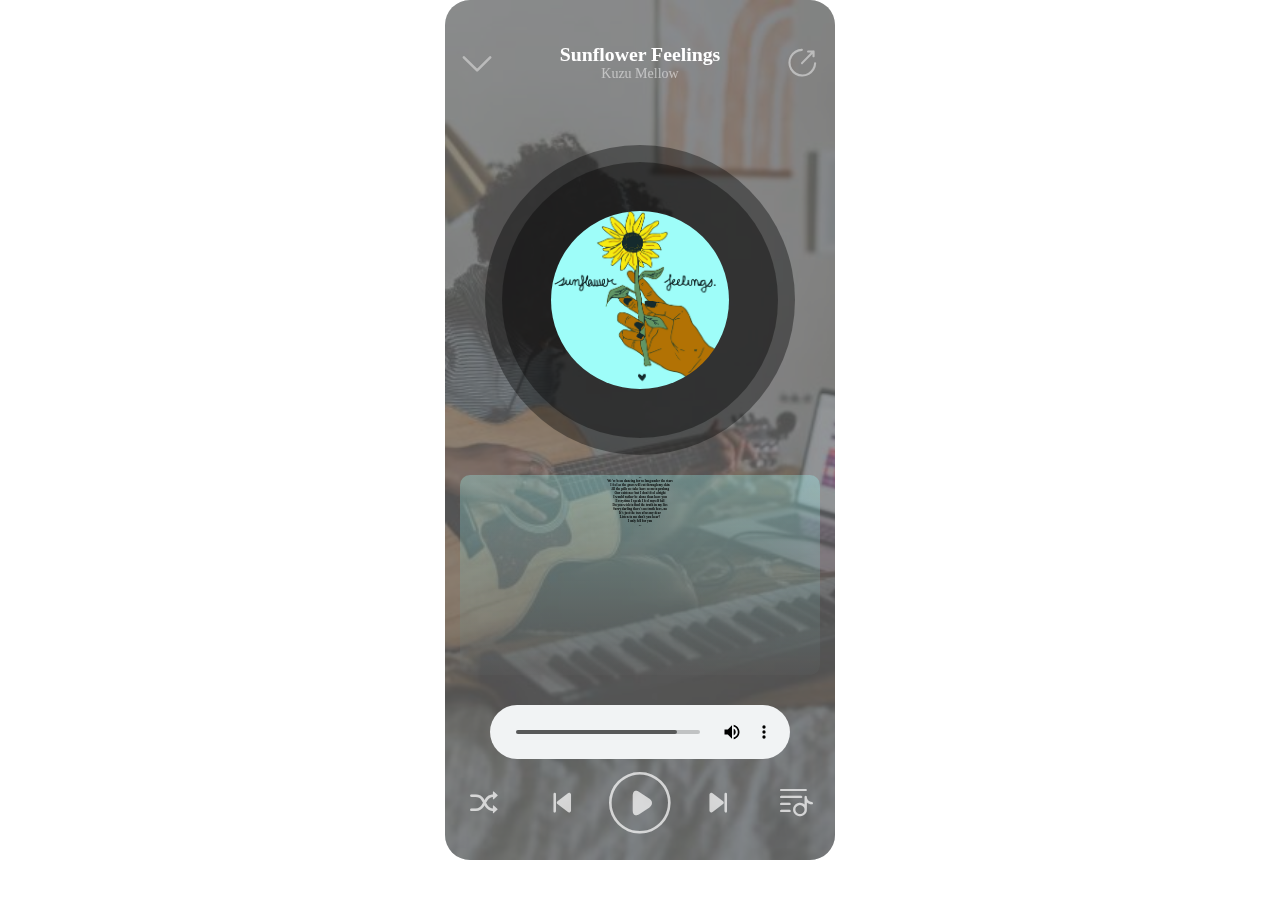
<file: audio/index.html>
<!DOCTYPE html>
<html lang="en">
<head>
    <meta charset="UTF-8">
    <meta http-equiv="X-UA-Compatible" content="IE=edge">
    <meta name="viewport" content="width=device-width, initial-scale=1.0">
    <link rel="stylesheet" href="static\css\index.css">
    <link rel="stylesheet" href="static\css\fonts\iconfont.css">
    <script src="static\js\jquery-3.6.4.js"></script>
    <script src="static\js\index.js"></script>
    <title>Document</title>
</head>
<body>
    <div>
        <div class="main">
            <div class="header">
                <div class="arrowhead">
                    <span class="iconfont icon-xiangxiajiantou"></span>
                </div>
                <div class="m-name">
                    <span>Sunflower Feelings</span>
                    <span>Kuzu Mellow</span>
                </div>
                <div class="m-share">
                    <span class="iconfont icon-share"></span>
                </div>
            </div>
            <div class="player">
                <div class="inner-player">
                    <div class="inner-img">
                        <img src="static\media\img\inner-img1.jpg" alt="">
                    </div>
                </div>
            </div>
            <div class="lyrics">
                <p>...</p>
                <p>We've been dancing for so long under the stars</p>
                <p>I feel as the grass will cut through my skin</p>
                <p>All the pills we take have seem to prolong</p>
                <p>Our existence but I don't feel alright</p>
                <p>I would rather be alone than have you</p>
                <p>Everytime I speak I feel myself fall</p>
                <p>Do you wish to find the truth in my lies</p>
                <p>Sorry darling there's no truth here, no</p>
                <p>It's just the two of us my dear</p>
                <p>Listen to me don't you hear?</p>
                <p>I only fell for you </p>
                <p>...</p>
            </div>
            <div class="play-bar">
                <audio id="audio" controls src="static\media\audio\song1.mp3"></audio>
                <div class="control-bar">
                    <div class="control">
                        <span class="iconfont icon-suijibofang"></span>
                    </div>
                    <div class="control last">
                        <span class="iconfont icon-shangyishou"></span>
                    </div>
                    <div class="control play">
                        <span class="iconfont icon-bofang"></span>
                    </div>
                    <div class="control next">
                        <span class="iconfont icon-xiayishou"></span>
                    </div>
                    <div class="control">
                        <span class="iconfont icon-yinleliebiao"></span>
                    </div>
                </div>
            </div>
        </div>
    </div>
</body>
</html>
</file>
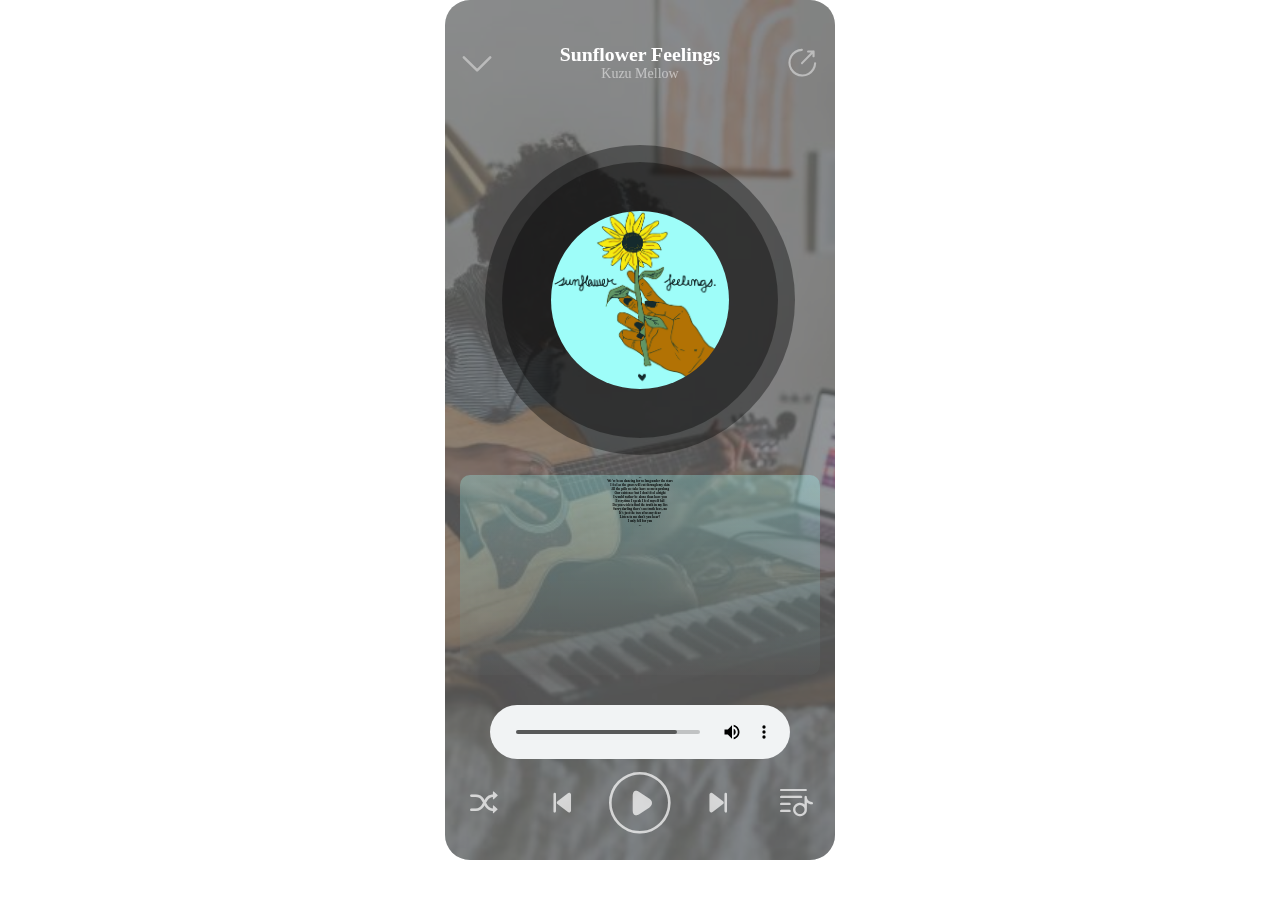
<file: play/index.html>
<!DOCTYPE html>
<html lang="en">
<head>
    <meta charset="UTF-8">
    <meta http-equiv="X-UA-Compatible" content="IE=edge">
    <meta name="viewport" content="width=device-width, initial-scale=1.0">
    <link rel="stylesheet" href="static\css\index.css">
    <link rel="stylesheet" href="static\css\fonts\iconfont.css">
    <script src="static\js\jquery-3.6.4.js"></script>
    <script src="static\js\index.js"></script>
    <script src="static\js\js.js"></script>
    <title>Document</title>
</head>
<body >
    <div>
        <div class="main">
            <div class="header">
                <div class="arrowhead">
                    <span class="iconfont icon-xiangxiajiantou"></span>
                </div>
                <div class="m-name">
                    <span>Sunflower Feelings</span>
                    <span>Kuzu Mellow</span>
                </div>
                <div class="m-share">
                    <span class="iconfont icon-share"></span>
                </div>
            </div>
            <div class="player">
                <div class="inner-player">
                    <div class="inner-img">
                        <img src="static\media\img\inner-img1.jpg" alt="">
                    </div>
                </div>
            </div>
            <div class="lyrics">
                <p>...</p>
                <p>We've been dancing for so long under the stars</p>
                <p>I feel as the grass will cut through my skin</p>
                <p>All the pills we take have seem to prolong</p>
                <p>Our existence but I don't feel alright</p>
                <p>I would rather be alone than have you</p>
                <p>Everytime I speak I feel myself fall</p>
                <p>Do you wish to find the truth in my lies</p>
                <p>Sorry darling there's no truth here, no</p>
                <p>It's just the two of us my dear</p>
                <p>Listen to me don't you hear?</p>
                <p>I only fell for you </p>
                <p>...</p>
            </div>
            <div class="play-bar">
                <audio id="audio" controls src="static\media\audio\song1.mp3"></audio>
                <div class="control-bar">
                    <div class="control">
                        <span class="iconfont icon-suijibofang"></span>
                    </div>
                    <div class="control last">
                        <span class="iconfont icon-shangyishou"></span>
                    </div>
                    <div class="control play">
                        <span class="iconfont icon-bofang"></span>
                    </div>
                    <div class="control next">
                        <span class="iconfont icon-xiayishou"></span>
                    </div>
                    <div class="control list">
                        <span class="iconfont icon-yinleliebiao"></span>
                    </div>
                </div>
            </div>
            <!-- 新增 -->
            <div class="m-list hiding1">
                <div class="m-list-dl">播放列表...</div>
                 <div class="m-list-dt">
                    <span class ="iconfont icon-icon-test"></span>
                    <span>Sunflower Feelings-</span>
                    <span>Kuzu Mellow</span>
                 </div>
                 <div class="m-list-dt">
                    <span class ="iconfont icon-icon-test"></span>
                    <span>헤어지지 못하는 여자, 떠나가지 못하는-</span>
                    <span>리쌍/정인</span>
                 </div>
                 <div class="m-list-dt">
                    <span class ="iconfont icon-icon-test"></span>
                    <span>Paris In The Rain-</span>
                    <span>Lauv</span>
                 </div>
                 <div class="m-list-dt">
                    <span class ="iconfont icon-icon-test"></span>
                    <span>WALLS-</span>
                    <span>sapientdream</span>
                 </div>
                 <div class="m-list-dt">
                    <span class ="iconfont icon-icon-test"></span>
                    <span>Differences-</span>
                    <span>Ginuwine</span>
                 </div>
            </div>
            <div class="share-box hiding2">
                <div class="h-share">
                    <span>分享至</span>
                    <span class ="iconfont icon-cha"></span>
                </div>
                <div class="e-share">
                    <div class="s-img">
                        <img src="static\media\img\s-img.png" alt="">
                    </div>
                    <div class="s-img">
                        <img src="static\media\img\s-img.png" alt="">
                    </div>
                    <div class="s-img">
                        <img src="static\media\img\s-img.png" alt="">
                    </div>
                    <div class="s-img">
                        <img src="static\media\img\s-img.png" alt="">
                    </div>
                    <div class="s-img">
                        <img src="static\media\img\s-img.png" alt="">
                    </div>
                </div>
            </div>
            <!-- 新增 -->
        </div>
    </div>
</body>
</html>
</file>
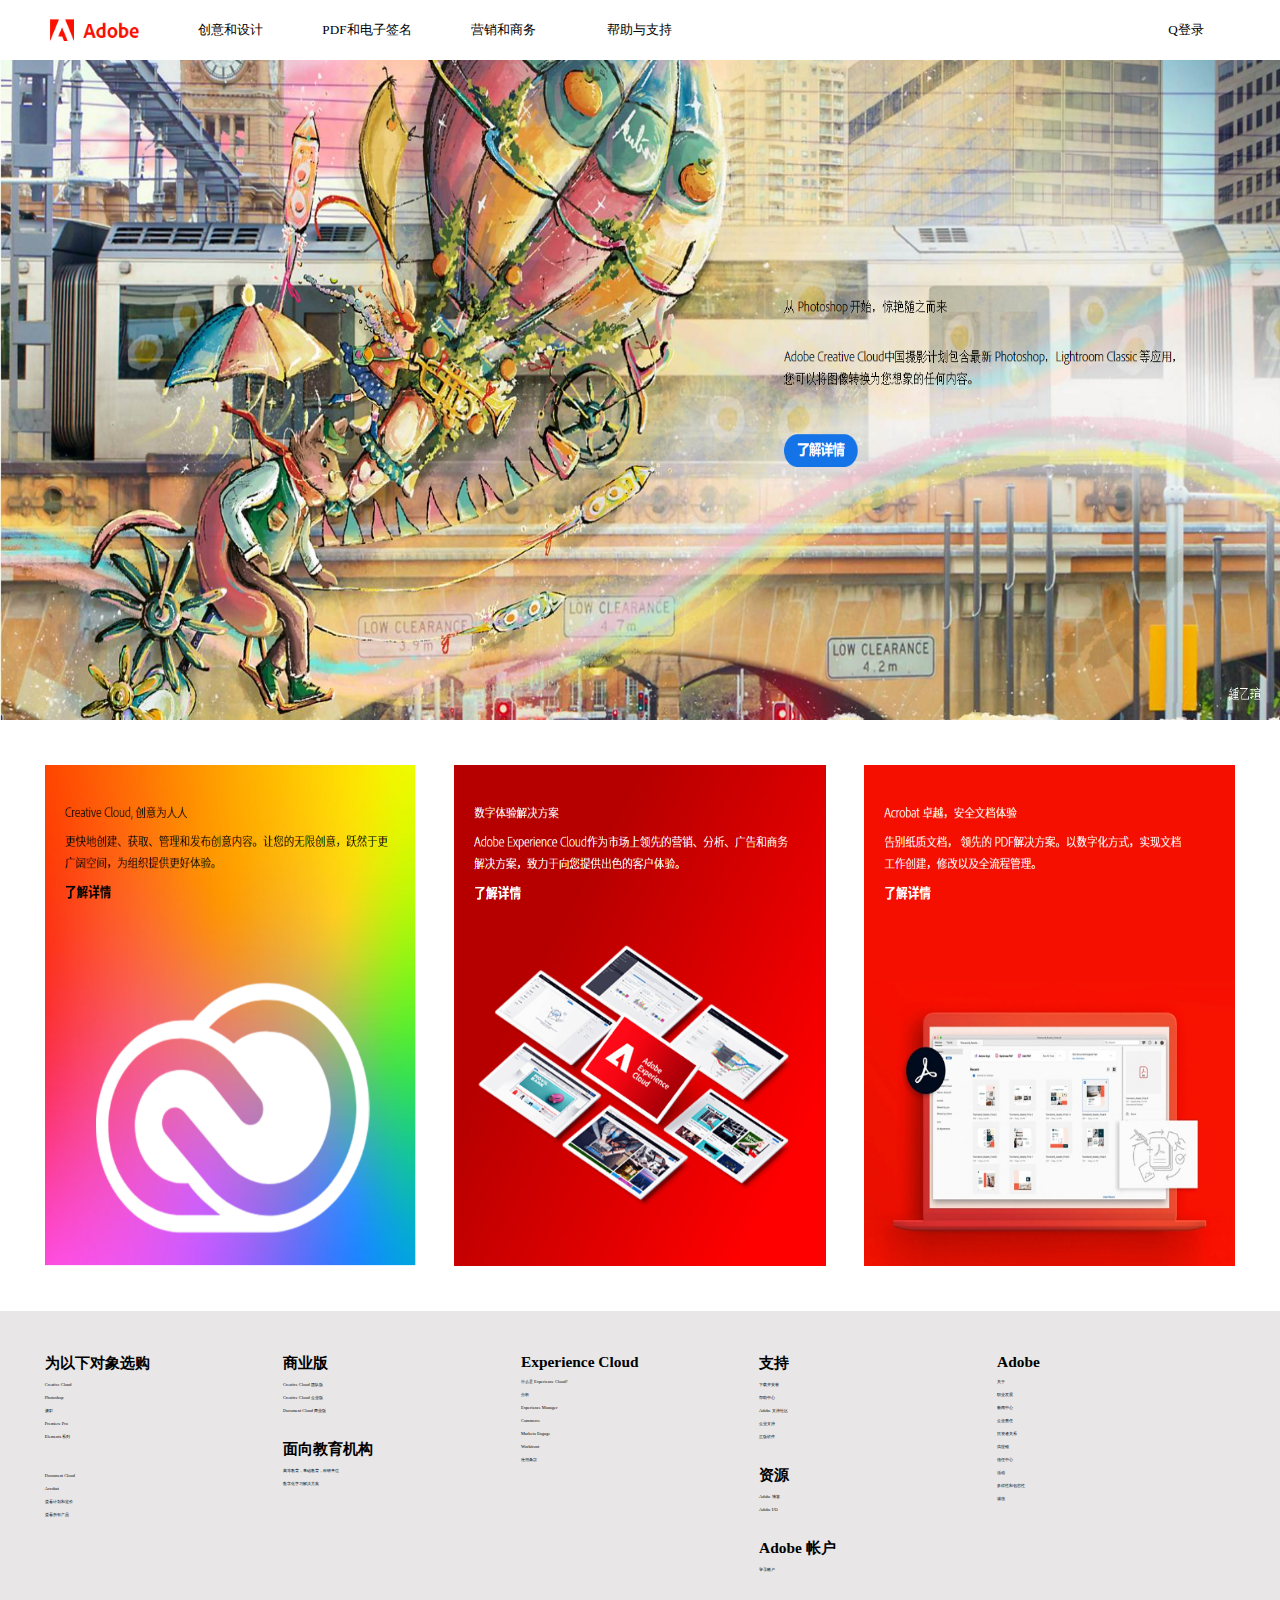
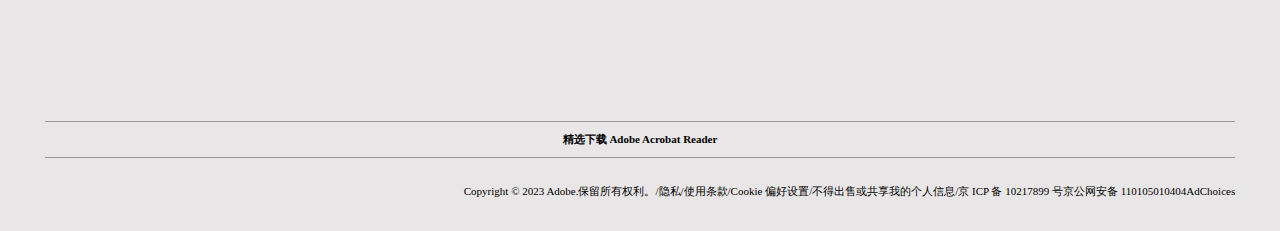
<file: test11/index.html>
<!DOCTYPE html>
<html lang="en">
<head>
    <meta charset="UTF-8">
    <meta http-equiv="X-UA-Compatible" content="IE=edge">
    <meta name="viewport" content="width=device-width, initial-scale=1.0, user-scalable=no">
    <link rel="stylesheet" href="static\css\index.css">
    <title>Document</title>
</head>
<body>
    <header>
        <div class="title">
            <div class="title-box">
                <img src="static\media\title-img.png" alt="">
            </div>
            <div class="title-box">
                创意和设计
            </div>
            <div class="title-box">
                PDF和电子签名
            </div>
            <div class="title-box">
                营销和商务
            </div>
            <div class="title-box">
                帮助与支持
            </div>
            <div class="title-box"></div>
            <div class="title-box"></div>
            <div class="title-box"></div>
            <div class="title-box">Q登录</div>
        </div>
        <div class="head-img">
            <img src="static\media\head-img.png" alt="">
        </div>
    </header>
    <main>
        <div class="m-list">
            <div class="sm-list">
                <img src="static\media\list-1.png" alt="">
            </div>
            <div class="sm-list">
                <img src="static\media\list-2.png" alt="">
            </div>
            <div class="sm-list">
                <img src="static\media\list-3.png" alt="">
            </div>
        </div>
    </main>
    <footer>
        <div class="f-list">
            <div class="text-list">
                <dl>
                    <dt>为以下对象选购</dt>
                    <dd>Creative Cloud</dd>
                    <dd>Photoshop</dd>
                    <dd>摄影</dd>
                    <dd>Premiere Pro</dd>
                    <dd>Elements 系列</dd>
                    <br>
                    <dd>Document Cloud</dd>
                    <dd>Acrobat</dd>
                    <dd>查看计划和定价</dd>
                    <dd>查看所有产品</dd>
                </dl>
            </div>
            <div class="text-list">
                <dl>
                    <dt>商业版</dt>
                    <dd>Creative Cloud 团队版</dd>
                    <dd>Creative Cloud 企业版</dd>
                    <dd>Document Cloud 商业版</dd>
                    <br>
                    <dt>面向教育机构</dt>
                    <dd>高等教育，基础教育，科研单位</dd>
                    <dd>数字化学习解决方案</dd>
                </dl>
            </div>
            <div class="text-list">
                <dl>
                    <dt>Experience Cloud</dt>
                    <dd>什么是 Experience Cloud?</dd>
                    <dd>分析</dd>
                    <dd>Experience Manager</dd>
                    <dd>Commerce</dd>
                    <dd>Marketo Engage</dd>
                    <dd>Workfront</dd>
                    <dd>使用条款</dd>
                </dl>
            </div>
            <div class="text-list">
                <dl>
                    <dt>支持</dt>
                    <dd>下载并安装</dd>
                    <dd>帮助中心</dd>
                    <dd>Adobe 支持社区</dd>
                    <dd>企业支持</dd>
                    <dd>正版软件</dd>
                    <br>
                    <dt>资源</dt>
                    <dd>Adobe 博客</dd>
                    <dd>Adobe I/O</dd>
                    <br>
                    <dt>Adobe 帐户</dt>
                    <dd>登录帐户</dd>
                </dl>
            </div>
            <div class="text-list">
                <dl>
                    <dt>Adobe</dt>
                    <dd>关于</dd>
                    <dd>职业发展</dd>
                    <dd>新闻中心</dd>
                    <dd>企业责任</dd>
                    <dd>投资者关系</dd>
                    <dd>供应链</dd>
                    <dd>信任中心</dd>
                    <dd>活动</dd>
                    <dd>多样性和包容性</dd>
                    <dd>诚信</dd>
                </dl>
            </div>
        </div>
        <div class="footbar">
            <p>精选下载   Adobe Acrobat Reader</p>
        </div>
        <div class="end">
            <p>Copyright © 2023 Adobe.保留所有权利。/隐私/使用条款/Cookie 偏好设置/不得出售或共享我的个人信息/京 ICP 备 10217899 号京公网安备 110105010404AdChoices</p>
        </div>
    </footer>
</body>
</html>
</file>
